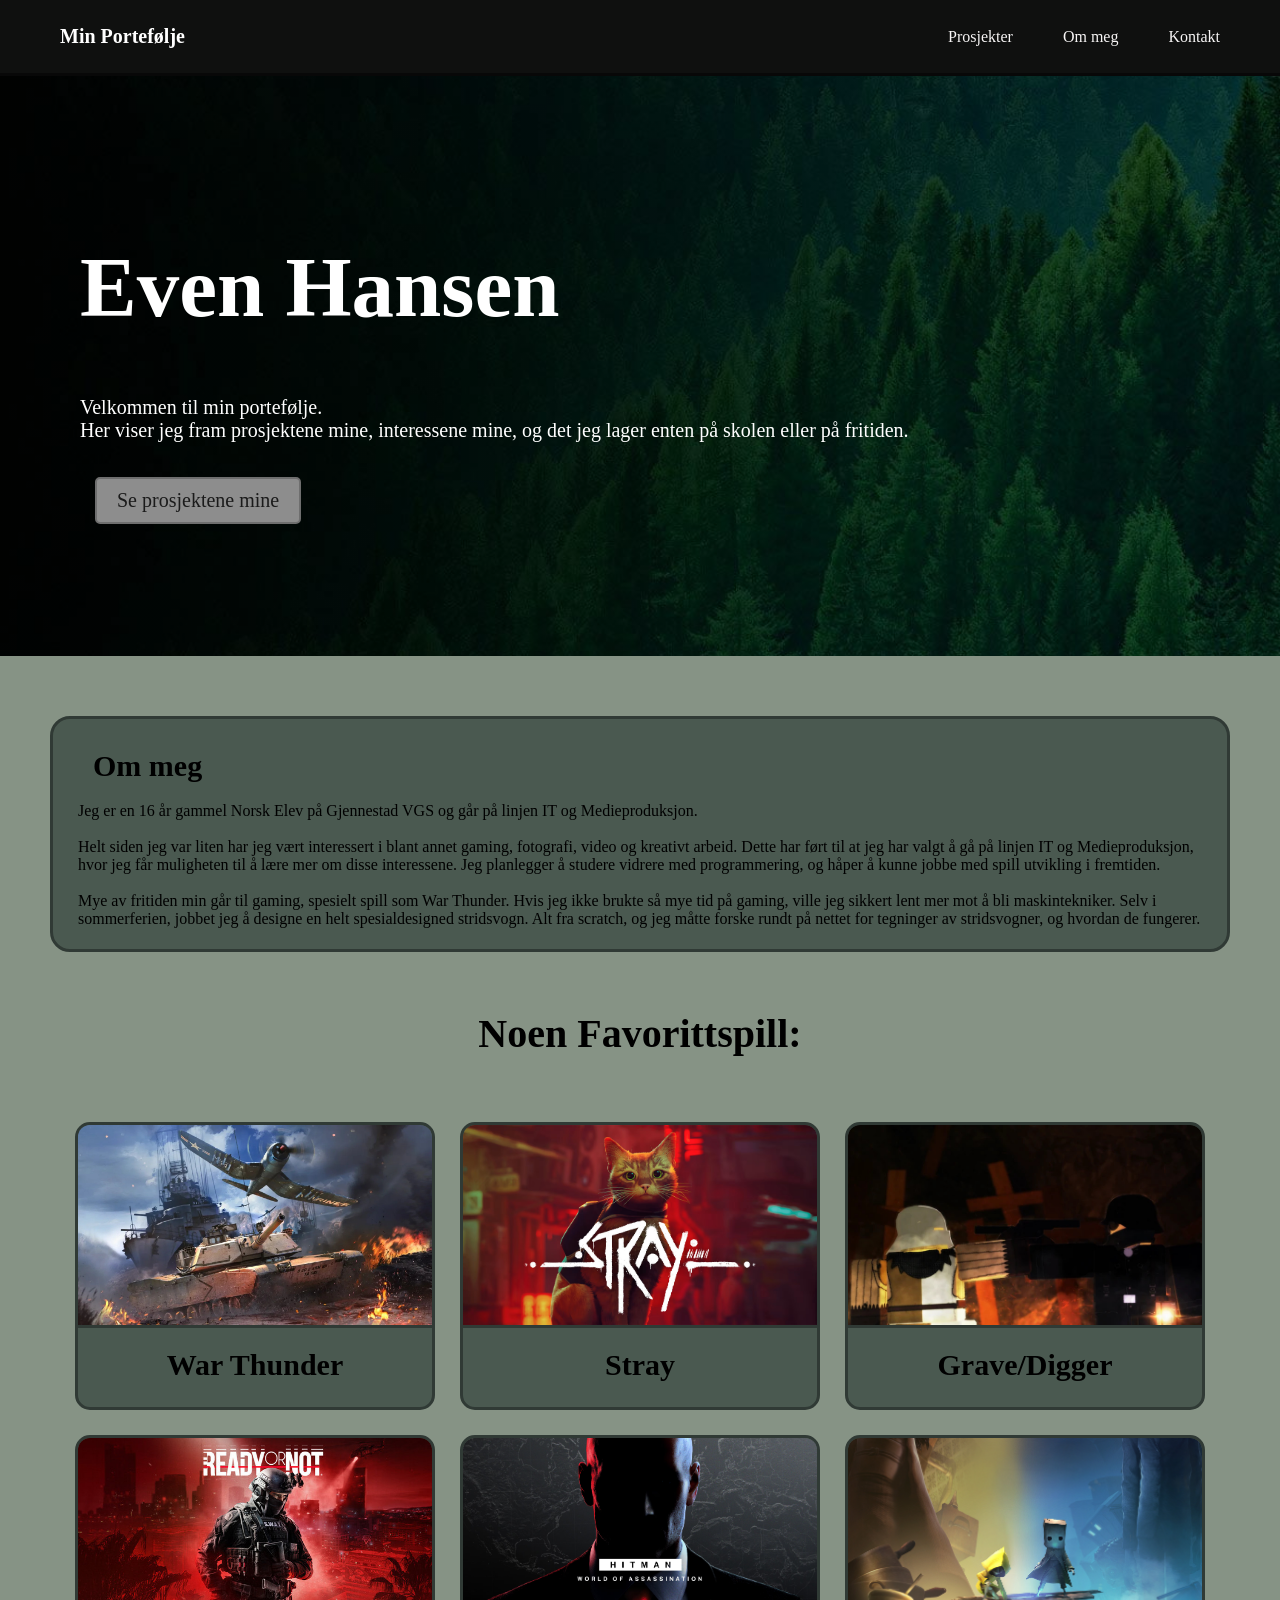
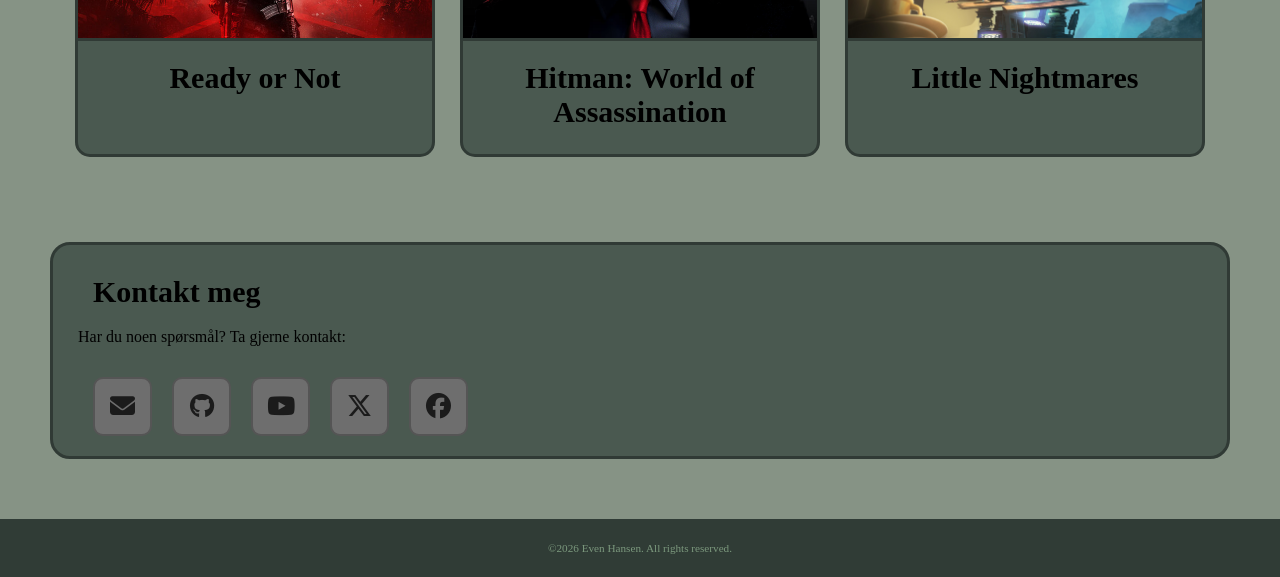
<file: index.html>
<!DOCTYPE html>
<html lang="no">
<head>
    <meta charset="UTF-8">
    <meta name="viewport" content="width=device-width, initial-scale=1.0">
    <title>Min Portefølje</title>
    <link rel="stylesheet" href="styles.css">
    <link rel="stylesheet" href="https://cdnjs.cloudflare.com/ajax/libs/font-awesome/6.7.2/css/all.min.css">
</head>

<body>

    <header>
        <nav class="navbar">

            <a href="index.html" class="home">Min Portefølje</a>

            <ul class="nav-links">
                <li><a href="prosjekter.html">Prosjekter</a></li>
                <li><a href="#om-meg">Om meg</a></li>
                <li><a href="#kontakt">Kontakt</a></li>
            </ul>

        </nav>
    </header>
  
    <main>

        <section class="hero">
            <div class="hero-content">
                <h1>Even Hansen</h1>

                <p class="intro">
                    Velkommen til min portefølje. <br>
                    Her viser jeg fram prosjektene mine,
                    interessene mine, og det jeg lager enten på skolen eller på fritiden.
                </p>

                <a href="prosjekter.html" class="button">Se prosjektene mine</a>
            </div>
        </section>

        <section id="om-meg">
        <h2>Om meg</h2>
        <p>
            Jeg er en 16 år gammel Norsk Elev på Gjennestad VGS og går på linjen IT og Medieproduksjon. <br>
            <br>
            Helt siden jeg var liten har jeg vært interessert i blant annet gaming, fotografi, video og kreativt arbeid.
            Dette har ført til at jeg har valgt å gå på linjen IT og Medieproduksjon, hvor jeg får muligheten til å lære mer om disse interessene.
            Jeg planlegger å studere vidrere med programmering, og håper å kunne jobbe med spill utvikling i fremtiden. <br>
            <br>
            Mye av fritiden min går til gaming, spesielt spill som War Thunder.
            Hvis jeg ikke brukte så mye tid på gaming, ville jeg sikkert lent mer mot å bli maskintekniker.
            Selv i sommerferien, jobbet jeg å designe en helt spesialdesigned stridsvogn. Alt fra scratch, 
            og jeg måtte forske rundt på nettet for tegninger av stridsvogner, og hvordan de fungerer.
        </p>
        </section>

        <br>

        <p id="favorittspilloverskrift">Noen Favorittspill:</p>

        <section class="favorittspill">

            <section class="spillliste" id="wt">
                <img src="images/wt.jpg" alt="War Thunder">
                <p><b>War Thunder</b></p>
            </section>

            <section class="spillliste" id="cat">
                <img src="images/cat.jpg" alt="Stray">
                <p><b>Stray</b></p>
            </section>

            <section class="spillliste" id="grave">
                <img src="images/grave.jpg" alt="Grave/Digger">
                <p><b>Grave/Digger</b></p>
            </section>

            <section class="spillliste" id="ron">
                <img src="images/ron.jpg" alt="Ready or Not">
                <p><b>Ready or Not</b></p>
            </section>

            <section class="spillliste" id="hitmen">
                <img src="images/hitmen.jpg" alt="Hitman: World of Assassination">
                <p><b>Hitman: World of Assassination</b></p>
            </section>

            <section class="spillliste" id="lilnightmare">
                <img src="images/lilnightmare.jpg" alt="Little Nightmares">
                <p><b>Little Nightmares</b></p>
            </section>

        </section>
        

        <section id="kontakt">
        <h2>Kontakt meg</h2>
            <p>
                Har du noen spørsmål?
                Ta gjerne kontakt:
            </p>

            <div class="kontakt-links">

                <a href="mailto:evhan290@gmail.com" class="kontakt-button" aria-label="Email">
                    <i class="fa-solid fa-envelope"></i>
                </a>

                <a href="https://github.com/evehan10" class="kontakt-button" target="_blank" rel="noopener noreferrer" aria-label="GitHub">
                    <i class="fa-brands fa-github"></i>
                </a>

                <a href="https://www.youtube.com/@Pekkaking_" class="kontakt-button" target="_blank" rel="noopener noreferrer" aria-label="YouTube">
                    <i class="fa-brands fa-youtube"></i>
                </a>

                <a href="https://x.com/Pekkaking_" class="kontakt-button" target="_blank" rel="noopener noreferrer" aria-label="Twitter / X">
                    <i class="fa-brands fa-x-twitter"></i>
                </a>

                <a href="https://www.facebook.com/profile.php?id=61596301289941&rdid=mySpmAD4IA1RxN4B&share_url=https%253A%252F%252Fwww.facebook.com%252Fshare%252F18nGZPwKS9%252F#" class="kontakt-button" target="_blank" rel="noopener noreferrer" aria-label="Facebook">
                    <i class="fa-brands fa-facebook"></i>
                </a>

            </div>
        </section>

    </main>

     <footer>
        <br>
        <p id="copyright">©2026 Even Hansen. All rights reserved.</p>
        <br>
    </footer>

</body>

</html>
</file>
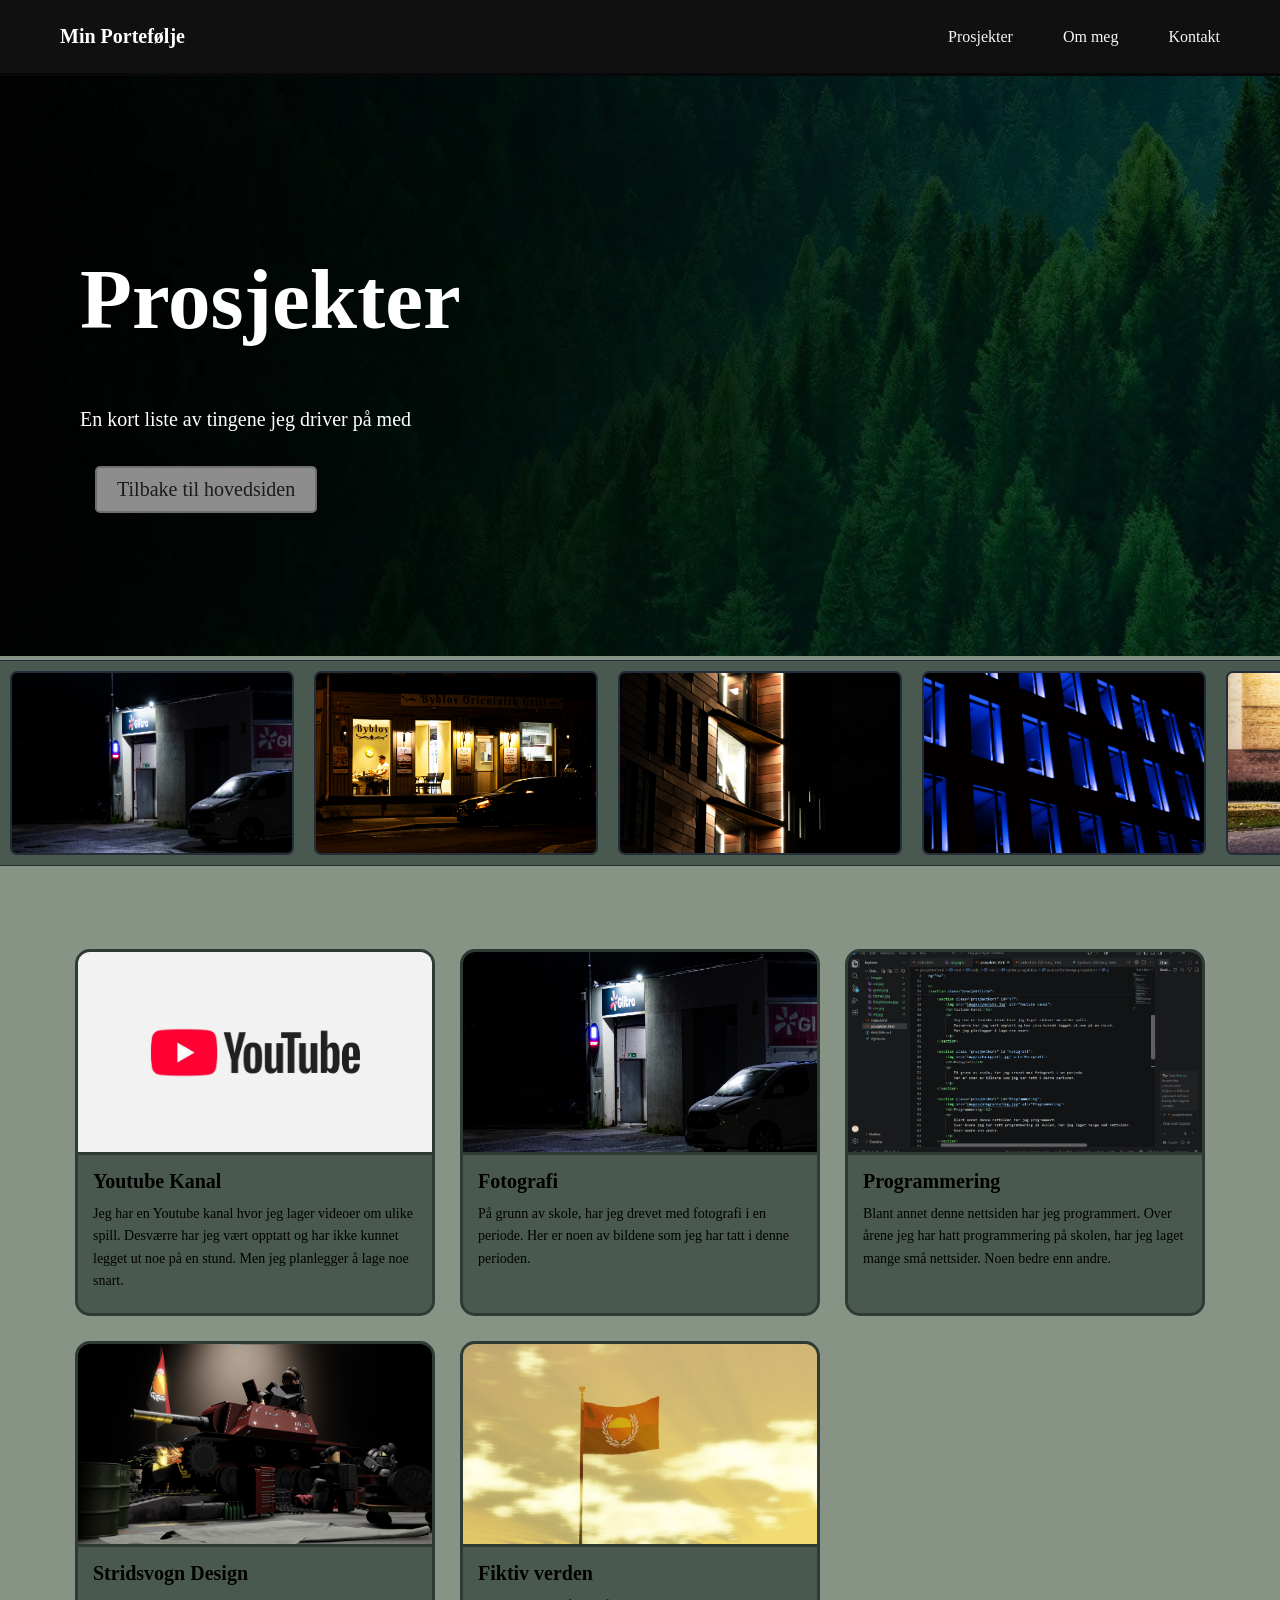
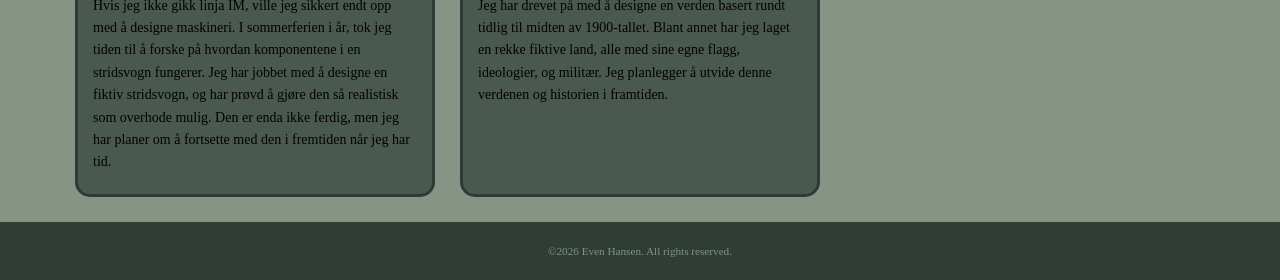
<file: prosjekter.html>
<!DOCTYPE html>
<html lang="no">
<head>
    <meta charset="UTF-8">
    <meta name="viewport" content="width=device-width, initial-scale=1.0">
    <title>Mine prosjekter</title>
    <link rel="stylesheet" href="styles.css">
</head>

<body>

    <header>
        <nav class="navbar">

            <a href="index.html" class="home">Min Portefølje</a>

            <ul class="nav-links">
                <li><a href="prosjekter.html">Prosjekter</a></li>
                <li><a href="index.html#om-meg">Om meg</a></li>
                <li><a href="index.html#kontakt">Kontakt</a></li>
            </ul>

        </nav>
    </header>
  
    <main>

        <section class="hero">
            <div class="hero-content">
            <h1>Prosjekter</h1>

            <p class="intro">En kort liste av tingene jeg driver på med</p>

            <a href="index.html" class="button">Tilbake til hovedsiden</a>
            </div>
        </section>

        <br>
        <br>
        <br>

        <section class="foto-galleri" aria-label="Utvalgte bilder">
            <div class="foto-visning">

                <img src="images/fotografi.jpg" alt="Bilde1">
                <img src="images/fotografi2.jpg" alt="Bilde2">
                <img src="images/fotografi3.jpg" alt="Bilde3">
                <img src="images/fotografi4.jpg" alt="Bilde4">
                <img src="images/fotografi5.jpg" alt="Bilde5">
                <img src="images/fotografi6.jpg" alt="Bilde6">
                <img src="images/fotografi7.jpg" alt="Bilde7">
                <img src="images/fotografi8.jpg" alt="Bilde8">
                <img src="images/fotografi9.jpg" alt="Bilde9">
                <img src="images/fotografi10.jpg" alt="Bilde10">
                <img src="images/fotografi11.jpg" alt="Bilde11">
                <img src="images/fotografi12.jpg" alt="Bilde12">

                <img src="images/fotografi.jpg" alt="Bilde1">
                <img src="images/fotografi2.jpg" alt="Bilde2">
                <img src="images/fotografi3.jpg" alt="Bilde3">
                <img src="images/fotografi4.jpg" alt="Bilde4">
                <img src="images/fotografi5.jpg" alt="Bilde5">
                <img src="images/fotografi6.jpg" alt="Bilde6">
                <img src="images/fotografi7.jpg" alt="Bilde7">
                <img src="images/fotografi8.jpg" alt="Bilde8">
                <img src="images/fotografi9.jpg" alt="Bilde9">
                <img src="images/fotografi10.jpg" alt="Bilde10">
                <img src="images/fotografi11.jpg" alt="Bilde11">
                <img src="images/fotografi12.jpg" alt="Bilde12">

            </div>
        </section>

        <br>
        <br>
        <br>
        <br>
        <br>
        <br>

        <section class="prosjektliste">

            <section class="prosjektkort" id="YT">
                <img src="images/youtube.jpg" alt="Youtube kanal">
                <h3>Youtube Kanal</h3>
                <p>
                    Jeg har en Youtube kanal hvor jeg lager videoer om ulike spill.
                    Desværre har jeg vært opptatt og har ikke kunnet legget ut noe på en stund.
                    Men jeg planlegger å lage noe snart.
                </p>
            </section>

            <section class="prosjektkort" id="Fotografi">
                <img src="images/fotografi.jpg" alt="Fotografi">
                <h3>Fotografi</h3>
                <p>
                    På grunn av skole, har jeg drevet med fotografi i en periode.
                    Her er noen av bildene som jeg har tatt i denne perioden.
                </p>
            </section>

            <section class="prosjektkort" id="Programmering">
                <img src="images/programmering.jpg" alt="Programmering">
                <h3>Programmering</h3>
                <p>
                    Blant annet denne nettsiden har jeg programmert.
                    Over årene jeg har hatt programmering på skolen, har jeg laget mange små nettsider.
                    Noen bedre enn andre.
                </p>
            </section>

            <section class="prosjektkort" id="Stridsvogn">
                <img src="images/stridsvogn.png" alt="Stridsvogn design">
                <h3>Stridsvogn Design</h3>
                <p>
                    Hvis jeg ikke gikk linja IM, ville jeg sikkert endt opp med å designe maskineri.
                    I sommerferien i år, tok jeg tiden til å forske på hvordan komponentene i en stridsvogn fungerer.
                    Jeg har jobbet med å designe en fiktiv stridsvogn, og har prøvd å gjøre den så realistisk som overhode mulig.
                    Den er enda ikke ferdig, men jeg har planer om å fortsette med den i fremtiden når jeg har tid.
                </p>
            </section>

            <section class="prosjektkort" id="fiksjon">
                <img src="images/fiksjon.jpg" alt="Fiktiv verden">
                <h3>Fiktiv verden</h3>
                <p>
                    Jeg har drevet på med å designe en verden basert rundt tidlig til midten av 1900-tallet.
                    Blant annet har jeg laget en rekke fiktive land, alle med sine egne flagg, ideologier, og militær.
                    Jeg planlegger å utvide denne verdenen og historien i framtiden.
                </p>
            </section>

        </section>






    </main>

    <footer>
        <br>
        <p id="copyright">©2026 Even Hansen. All rights reserved.</p>
        <br>
    </footer>

</body>

</html>
</file>
<file: styles.css>
html {
    scroll-behavior: smooth;
    background-color: #869385;
}

body {
    margin: 0;
}

main {
    padding: 0 50px;
}

header {
    position: sticky;
    top: 0;
    z-index: 1000;
}

footer {
    font-size: 0.7rem;
    text-align: center;
    background-color: #303c36;
    color:#7b987d
}

.hero {
    background-image:
        linear-gradient(rgba(0, 0, 0, 0.4), rgba(0, 0, 0, 0.4)),
        url("images/background.jpg");

    background-size: cover;
    background-position: center;
    background-repeat: no-repeat;

    min-height: 500px;

    display: flex;
    align-items: center;

    margin: 0 -50px;
    padding: 40px 65px;

    color: white;
}

.hero-content {
    display: flex;
    flex-direction: column;
    align-items: flex-start;
}

.hero h1 {
    display: flex;
    font-size: 85px;
    margin: 0;
    margin-top: 50px;
    margin-bottom: 40px;
    padding: 0px 15px;
}

.navbar {
    display: flex;
    justify-content: space-between;
    align-items: center;
    padding: 25px 60px;
    background-color: #0f100f;
    border-bottom: 3px solid #080808;
}

.nav-links {
    display: flex;
    gap: 50px;
    list-style: none;
    margin: 0;
    padding: 0;
}

.nav-links a {
    color: #f7f5f5;
    text-decoration: none;
    font-size: 16px;
}

.nav-links a:hover {
    color: #aaaaaa;
}

.nav-links a:focus-visible {
    outline: 3px solid #fcfcfc;
    outline-offset: 12px;
    border-radius: 1px;
}

.home {
    display: flex;
    color:  #ffffff;
    text-decoration: none;
    font-size: 20px;
    font-weight: bold;
}

.home:hover {
    color: #aaaaaa;
}

.home:focus-visible {
    outline: 3px solid #fcfcfc;
    outline-offset: 12px;
    border-radius: 1px;
}

.button {
    margin-left: 30px;
    margin-bottom: 20px;
    padding: 10px 20px;
    background-color: #8d8d8d;
    color: #1b1b1b;
    text-decoration: none;
    font-size: 20px;
    border-radius: 5px;
    border: 2px solid #6e6e6e;
}

.button:hover {
    background-color: #c1bfbf;
    color: #fcfcfc;
    border: 2px solid #f8f7f7;
}

.button:focus-visible {
    outline: 3px solid #bebebe;
    outline-offset: 3px;
}

.intro {
    font-size: 20px;
    margin-bottom: 35px;
    margin-left: 15px;
}

h2 {
    display: flex;
    font-size: 30px;
    margin-bottom: 3px;
    margin-left: 15px;
}

#om-meg {
    text-decoration: none;
    margin-top: 60px;
    display:flex;
    flex-direction: column;
    padding: 5px 25px;
    border-radius: 20px;
    background-color: #4a5950;
    border: 3px solid #303a35;
}

#kontakt {
    text-decoration: none;
    margin-top: 60px;
    margin-bottom: 60px;
    display:flex;
    flex-direction: column;
    padding: 5px 25px;
    border-radius: 20px;
    background-color: #4a5950;
    border: 3px solid #303a35;
}

.prosjektliste {
    display: grid;
    grid-template-columns: 1fr 1fr 1fr;
    gap: 25px;
    padding: 25px;
}

.prosjektkort {
    display: flex;
    flex-direction: column;
    background-color: #4a5950;
    border: 3px solid #303a35;
    border-radius: 15px;
    transition: transform 0.2s ease;
}

.prosjektkort img {
    width: 100%;
    height: 200px;
    object-fit: cover;
    border-bottom: 3px solid #303a35;
    border-radius:12px 12px 0 0;
}

.prosjektkort h3 {
    font-size: 20px;
    margin: 15px 15px 5px;
}

.prosjektkort p {
    font-size: 14px;
    line-height: 1.6;
    margin: 5px 15px 20px;
}

.prosjektkort:hover {
    transform: translateY(-7px);
}

#favorittspilloverskrift {
    text-align: center;
    font-size: 40px;
    font-weight: bold;
}

.favorittspill {
    display: grid;
    grid-template-columns: 1fr 1fr 1fr;
    gap: 25px;
    padding: 25px;
}

.spillliste {
    display: flex;
    flex-direction: column;
    background-color: #4a5950;
    border: 3px solid #303a35;
    border-radius: 15px;
    transition: transform 0.2s ease;
}

.spillliste img {
    width: 100%;
    height: 200px;
    object-fit: cover;
    border-bottom: 3px solid #303a35;
    border-radius:12px 12px 0 0;
}

.spillliste p {
    font-size: 30px;
    margin: 20px 15px 25px;
    text-align: center;
}

.spillliste:hover {
    transform: translateY(-7px);
}

.kontakt-links {
    display: flex;
    gap: 20px;
    margin: 15px;
}

.kontakt-button {
    display: flex;
    justify-content: center;
    align-items: center;
    width: 55px;
    height: 55px;

    background-color: #6e6e6e;
    color: #1b1b1b;

    font-size: 25px;
    text-decoration: none;

    border-radius: 10px;
    border: 2px solid #555555;

    transition: 0.2s ease;
}

.kontakt-button:hover {
    background-color: #c1bfbf;
    color: #fcfcfc;
    border-color: #f8f7f7;
    transform: translateY(-7px);
}

.kontakt-button:focus-visible {
    outline: 3px solid #fcfcfc;
    outline-offset: 3px;
}

.foto-galleri {
    overflow: hidden;
    padding: 10px;
    margin: -50px;
    border-top: 1px solid #252d38;
    border-bottom: 1px solid #252d38;
    background-color: #4a5950;
}

.foto-visning {
    display: flex;
    width: max-content;
    gap: 20px;
    animation: move-photos 90s linear infinite;
}

.foto-visning img {
    width: 280px;
    height: 180px;
    object-fit: cover;
    border-radius: 7px;
    border: 2px solid #252d38;
    flex-shrink: 0;
}

@keyframes move-photos {
    from {
        transform: translateX(0);
    }

    to {
        transform: translateX(-50%);
    }
}

@media (max-width: 900px) {
    .prosjektliste {
        grid-template-columns: 1fr 1fr;
    }
    .favorittspill {
        grid-template-columns: 1fr 1fr;
    }
    .hero h1 {
        font-size:75px;
    }
}

@media (max-width: 600px) {
    .prosjektliste {
        grid-template-columns: 1fr;
    }
    .favorittspill {
        grid-template-columns: 1fr;
    }
    .kontakt-button {
        width: 38px;
        height: 38px;
    }
    .hero h1 {
        font-size:60px;
    }
}
</file>
